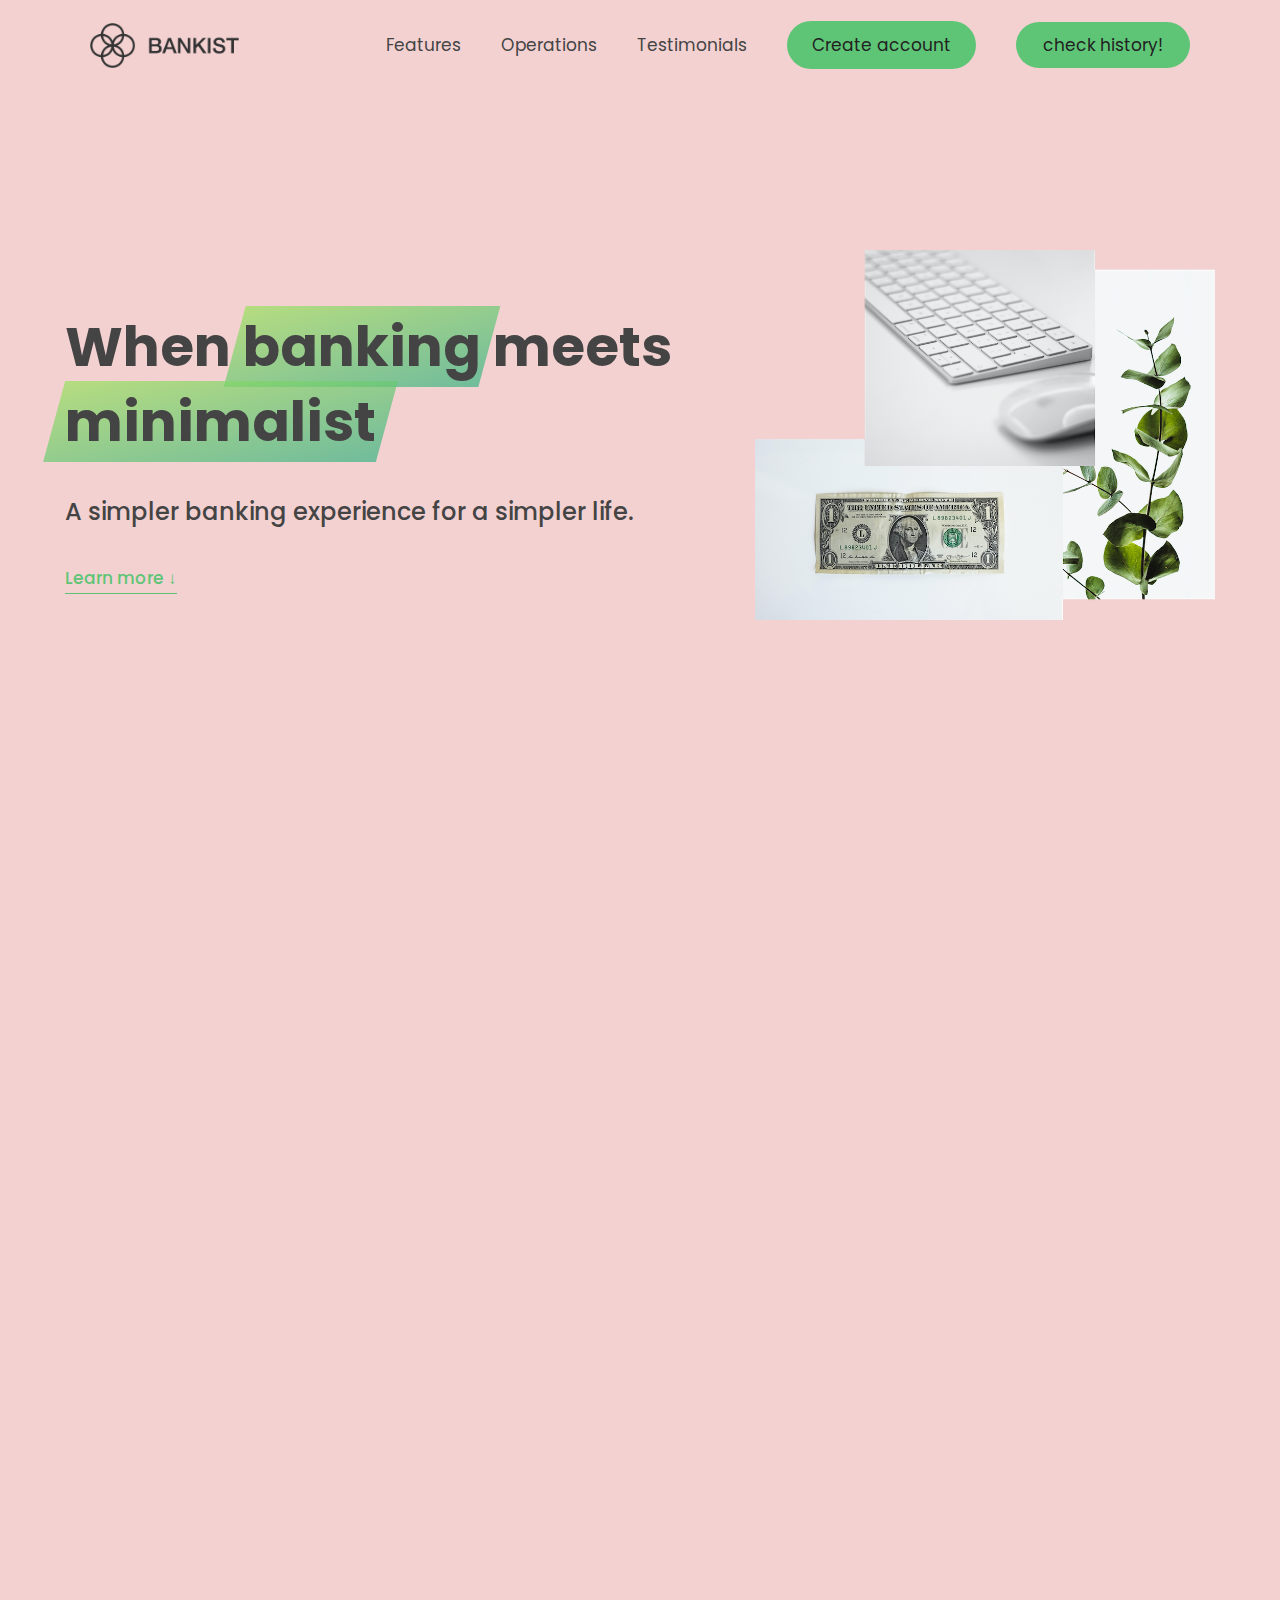
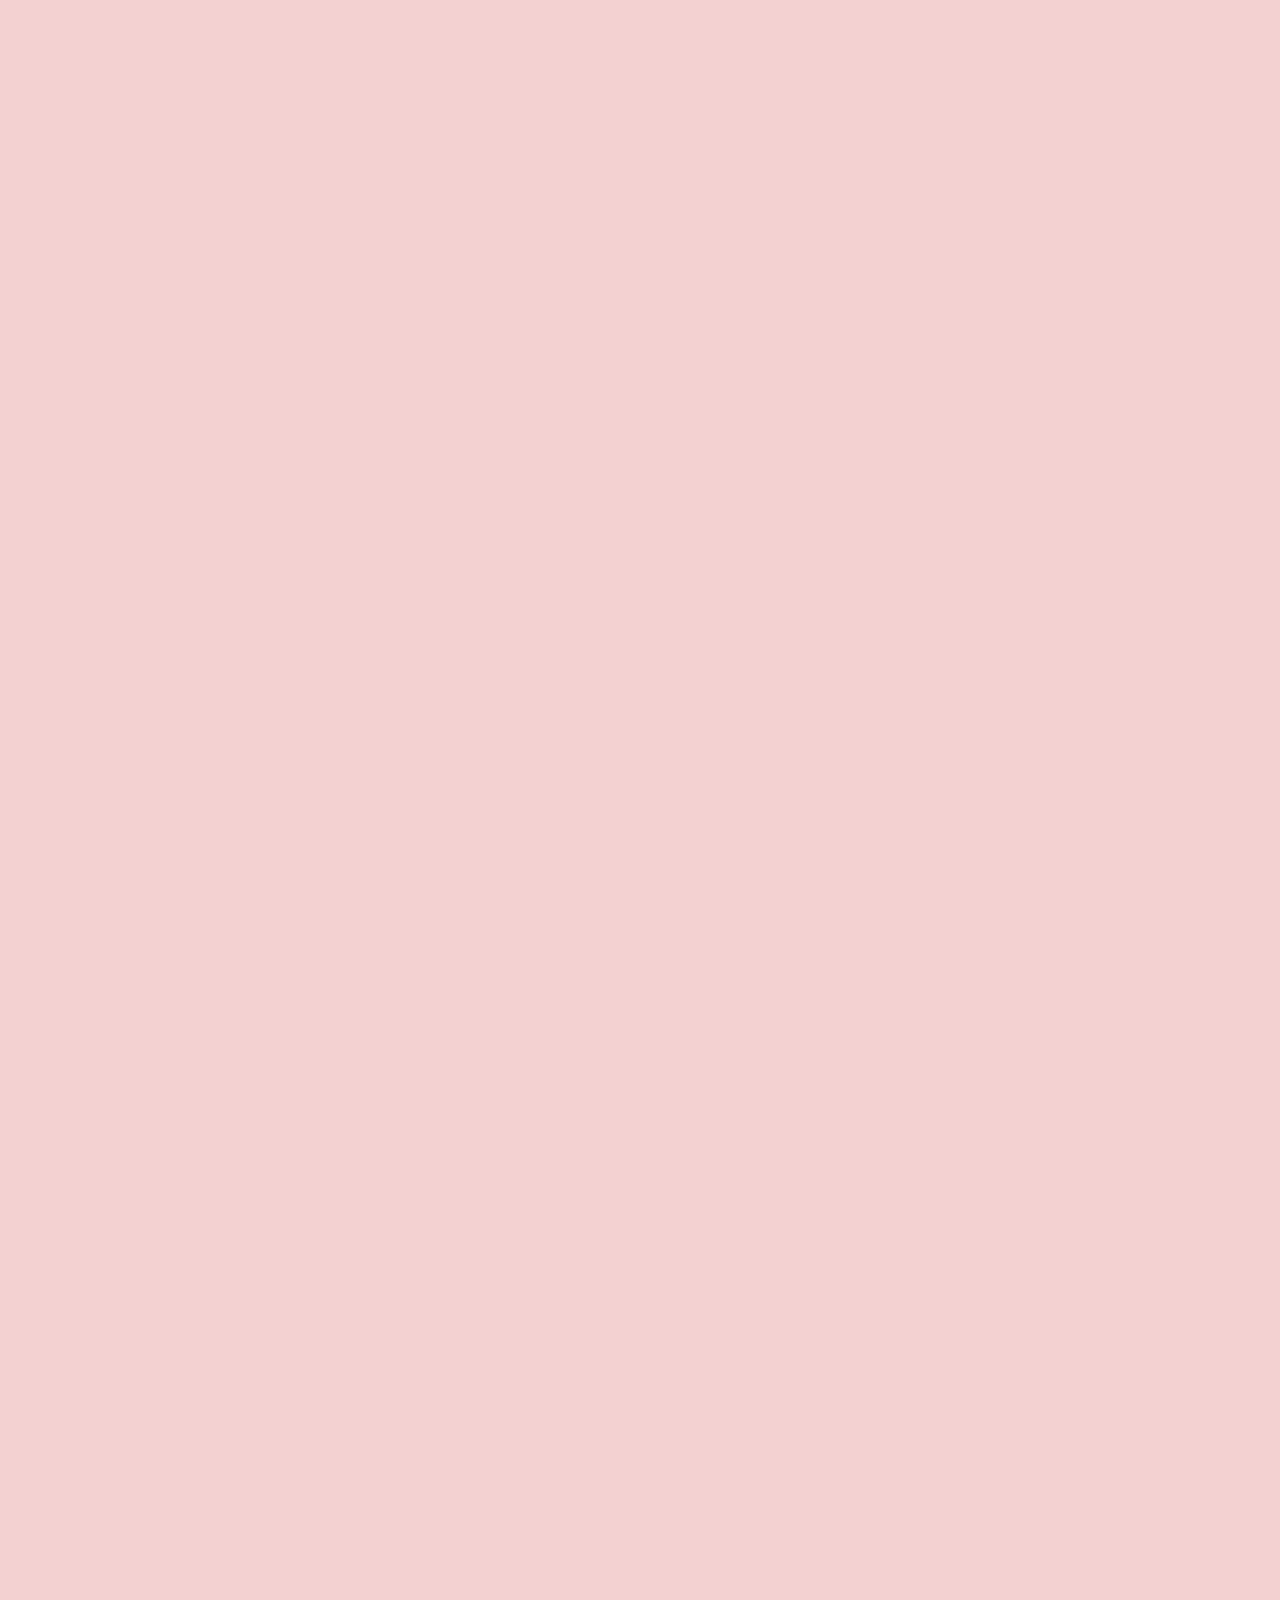
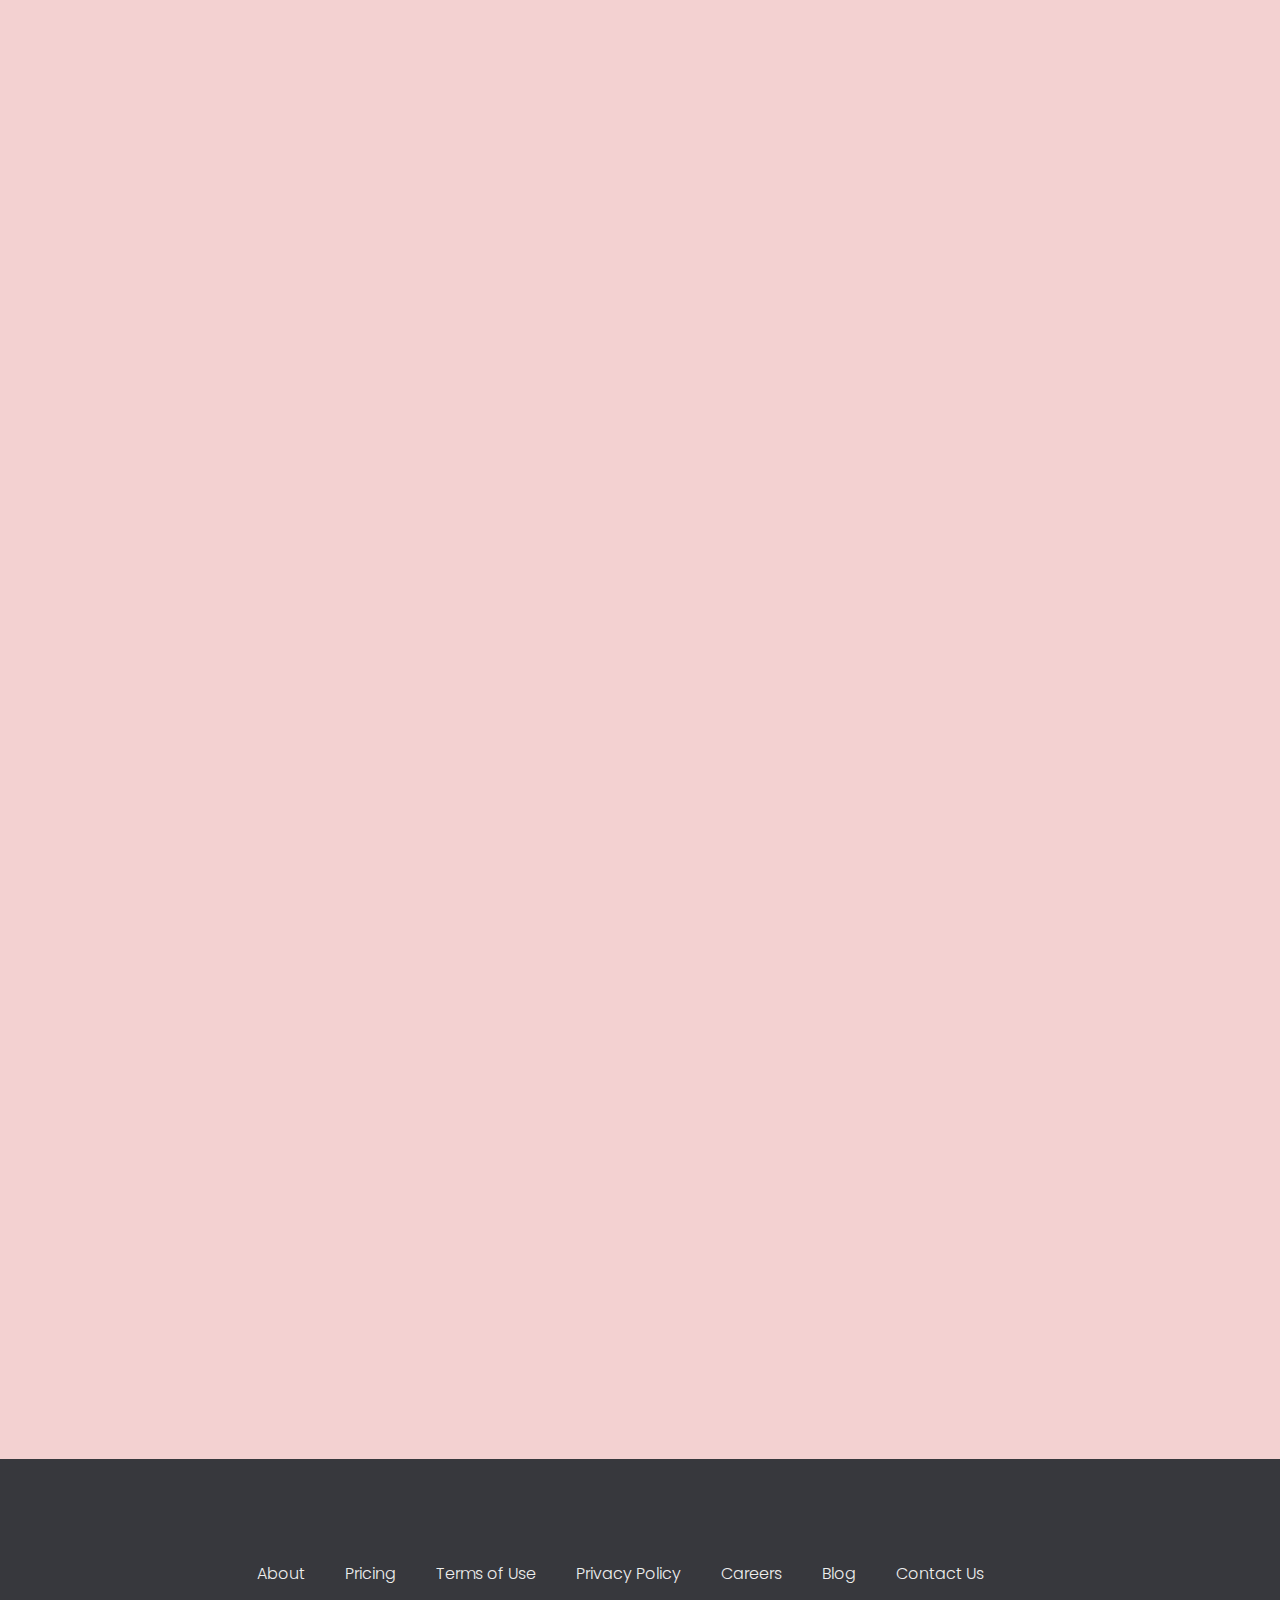
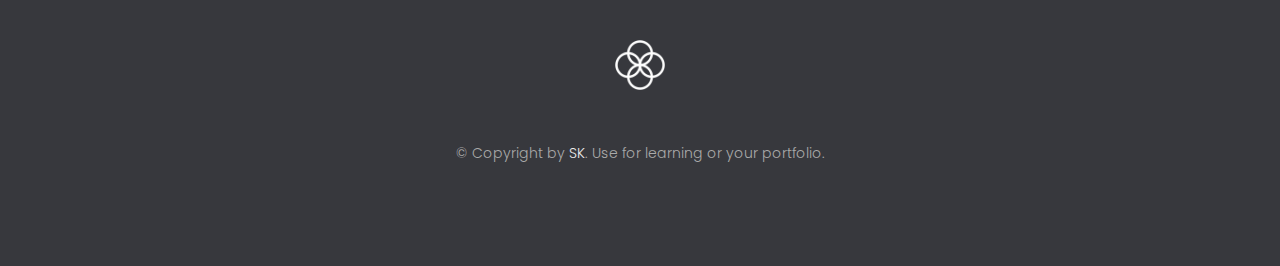
<file: index.html>
<!DOCTYPE html>
<html lang="en">
  <head>
    <meta charset="UTF-8" />
    <meta name="viewport" content="width=device-width, initial-scale=1.0" />
    <meta http-equiv="X-UA-Compatible" content="ie=edge" />
    <link rel="shortcut icon" type="image/png" href="img/icon.png" />

    <link
      href="https://fonts.googleapis.com/css?family=Poppins:300,400,500,600&display=swap"
      rel="stylesheet"
    />
    <link rel="stylesheet" href="bankist.css" />
    <title>Bankist | When Banking meets Minimalist</title>
  </head>
  <body>
    <header class="header">
      <nav class="nav">
        <img
          src="img/logo.png"
          alt="Bankist logo"
          class="nav__logo"
          id="logo"
        />
        <ul class="nav__links">
          <li class="nav__item">
            <a class="nav__link" href="#section--1">Features</a>
          </li>
          <li class="nav__item">
            <a class="nav__link" href="#section--2">Operations</a>
          </li>
          <li class="nav__item">
            <a class="nav__link" href="#section--3">Testimonials</a>
          </li>

          <li class="nav__item">
            <a class="nav__link nav__link--btn btn--show-modal" href="#"
              >Create account</a
            >
          </li>
          <!-- Extra for checking own history-->
          <li class="nav__item">
            <button class="btn__history">check history!</button>
          </li>
        </ul>
      </nav>

      <div class="header__title">
        <h1>
          When
          <!-- Green highlight effect -->
          <span class="highlight">banking</span>
          meets<br />
          <span class="highlight">minimalist</span>
        </h1>
        <h4>A simpler banking experience for a simpler life.</h4>
        <button class="btn--text btn--scroll-to">Learn more &DownArrow;</button>
        <img
          src="img/hero.png"
          class="header__img"
          alt="Minimalist bank items"
        />
      </div>
    </header>

    <section class="section" id="section--1">
      <div class="section__title">
        <h2 class="section__description">Features</h2>
        <h3 class="section__header">
          Everything you need in a modern bank and more.
        </h3>
      </div>

      <div class="features">
        <img
          src="img/digital-lazy.jpg"
          data-src="img/digital.jpg"
          alt="Computer"
          class="features__img lazy-img"
        />
        <div class="features__feature">
          <div class="features__icon">
            <svg>
              <use xlink:href="img/icons.svg#icon-monitor"></use>
            </svg>
          </div>
          <h5 class="features__header">100% digital bank</h5>
          <p>
            Lorem ipsum dolor sit amet consectetur adipisicing elit. Unde alias
            sint quos? Accusantium a fugiat porro reiciendis saepe quibusdam
            debitis ducimus.
          </p>
        </div>

        <div class="features__feature">
          <div class="features__icon">
            <svg>
              <use xlink:href="img/icons.svg#icon-trending-up"></use>
            </svg>
          </div>
          <h5 class="features__header">Watch your money grow</h5>
          <p>
            Nesciunt quos autem dolorum voluptates cum dolores dicta fuga
            inventore ab? Nulla incidunt eius numquam sequi iste pariatur
            quibusdam!
          </p>
        </div>
        <img
          src="img/grow-lazy.jpg"
          data-src="img/grow.jpg"
          alt="Plant"
          class="features__img lazy-img"
        />

        <img
          src="img/card-lazy.jpg"
          data-src="img/card.jpg"
          alt="Credit card"
          class="features__img lazy-img"
        />
        <div class="features__feature">
          <div class="features__icon">
            <svg>
              <use xlink:href="img/icons.svg#icon-credit-card"></use>
            </svg>
          </div>
          <h5 class="features__header">Free debit card included</h5>
          <p>
            Quasi, fugit in cumque cupiditate reprehenderit debitis animi enim
            eveniet consequatur odit quam quos possimus assumenda dicta fuga
            inventore ab.
          </p>
        </div>
      </div>
    </section>

    <section class="section" id="section--2">
      <div class="section__title">
        <h2 class="section__description">Operations</h2>
        <h3 class="section__header">
          Everything as simple as possible, but no simpler.
        </h3>
      </div>

      <div class="operations">
        <div class="operations__tab-container">
          <button
            class="btn operations__tab operations__tab--1 operations__tab--active"
            data-tab="1"
          >
            <span>01</span>Instant Transfers
          </button>
          <button class="btn operations__tab operations__tab--2" data-tab="2">
            <span>02</span>Instant Loans
          </button>
          <button class="btn operations__tab operations__tab--3" data-tab="3">
            <span>03</span>Instant Closing
          </button>
        </div>
        <div
          class="operations__content operations__content--1 operations__content--active"
        >
          <div class="operations__icon operations__icon--1">
            <svg>
              <use xlink:href="img/icons.svg#icon-upload"></use>
            </svg>
          </div>
          <h5 class="operations__header">
            Tranfser money to anyone, instantly! No fees, no BS.
          </h5>
          <p>
            Lorem ipsum dolor sit amet, consectetur adipisicing elit, sed do
            eiusmod tempor incididunt ut labore et dolore magna aliqua. Ut enim
            ad minim veniam, quis nostrud exercitation ullamco laboris nisi ut
            aliquip ex ea commodo consequat.
          </p>
        </div>

        <div class="operations__content operations__content--2">
          <div class="operations__icon operations__icon--2">
            <svg>
              <use xlink:href="img/icons.svg#icon-home"></use>
            </svg>
          </div>
          <h5 class="operations__header">
            Buy a home or make your dreams come true, with instant loans.
          </h5>
          <p>
            Duis aute irure dolor in reprehenderit in voluptate velit esse
            cillum dolore eu fugiat nulla pariatur. Excepteur sint occaecat
            cupidatat non proident, sunt in culpa qui officia deserunt mollit
            anim id est laborum.
          </p>
        </div>
        <div class="operations__content operations__content--3">
          <div class="operations__icon operations__icon--3">
            <svg>
              <use xlink:href="img/icons.svg#icon-user-x"></use>
            </svg>
          </div>
          <h5 class="operations__header">
            No longer need your account? No problem! Close it instantly.
          </h5>
          <p>
            Excepteur sint occaecat cupidatat non proident, sunt in culpa qui
            officia deserunt mollit anim id est laborum. Ut enim ad minim
            veniam, quis nostrud exercitation ullamco laboris nisi ut aliquip ex
            ea commodo consequat.
          </p>
        </div>
      </div>
    </section>

    <section class="section" id="section--3">
      <div class="section__title section__title--testimonials">
        <h2 class="section__description">Not sure yet?</h2>
        <h3 class="section__header">
          Millions of Bankists are already making their lifes simpler.
        </h3>
      </div>

      <div class="slider">
        <div class="slide slide--1">
          <div class="testimonial">
            <h5 class="testimonial__header">Best financial decision ever!</h5>
            <blockquote class="testimonial__text">
              Lorem ipsum dolor sit, amet consectetur adipisicing elit.
              Accusantium quas quisquam non? Quas voluptate nulla minima
              deleniti optio ullam nesciunt, numquam corporis et asperiores
              laboriosam sunt, praesentium suscipit blanditiis. Necessitatibus
              id alias reiciendis, perferendis facere pariatur dolore veniam
              autem esse non voluptatem saepe provident nihil molestiae.
            </blockquote>
            <address class="testimonial__author">
              <img src="img/user-1.jpg" alt="" class="testimonial__photo" />
              <h6 class="testimonial__name">Aarav Lynn</h6>
              <p class="testimonial__location">San Francisco, USA</p>
            </address>
          </div>
        </div>

        <div class="slide slide--2">
          <div class="testimonial">
            <h5 class="testimonial__header">
              The last step to becoming a complete minimalist
            </h5>
            <blockquote class="testimonial__text">
              Quisquam itaque deserunt ullam, quia ea repellendus provident,
              ducimus neque ipsam modi voluptatibus doloremque, corrupti
              laborum. Incidunt numquam perferendis veritatis neque repellendus.
              Lorem, ipsum dolor sit amet consectetur adipisicing elit. Illo
              deserunt exercitationem deleniti.
            </blockquote>
            <address class="testimonial__author">
              <img src="img/user-2.jpg" alt="" class="testimonial__photo" />
              <h6 class="testimonial__name">Miyah Miles</h6>
              <p class="testimonial__location">London, UK</p>
            </address>
          </div>
        </div>

        <div class="slide slide--3">
          <div class="testimonial">
            <h5 class="testimonial__header">
              Finally free from old-school banks
            </h5>
            <blockquote class="testimonial__text">
              Debitis, nihil sit minus suscipit magni aperiam vel tenetur
              incidunt commodi architecto numquam omnis nulla autem,
              necessitatibus blanditiis modi similique quidem. Odio aliquam
              culpa dicta beatae quod maiores ipsa minus consequatur error sunt,
              deleniti saepe aliquid quos inventore sequi. Necessitatibus id
              alias reiciendis, perferendis facere.
            </blockquote>
            <address class="testimonial__author">
              <img src="img/user-3.jpg" alt="" class="testimonial__photo" />
              <h6 class="testimonial__name">Francisco Gomes</h6>
              <p class="testimonial__location">Lisbon, Portugal</p>
            </address>
          </div>
        </div>

        <!-- <div class="slide"><img src="img/img-1.jpg" alt="Photo 1" /></div>
        <div class="slide"><img src="img/img-2.jpg" alt="Photo 2" /></div>
        <div class="slide"><img src="img/img-3.jpg" alt="Photo 3" /></div>
        <div class="slide"><img src="img/img-4.jpg" alt="Photo 4" /></div> -->
        <button class="slider__btn slider__btn--left">&larr;</button>
        <button class="slider__btn slider__btn--right">&rarr;</button>
        <div class="dots"></div>
      </div>
    </section>

    <section class="section section--sign-up">
      <div class="section__title">
        <h3 class="section__header">
          The best day to join Bankist was one year ago. The second best is
          today!
        </h3>
      </div>
      <button class="btn btn--show-modal">Open your free account today!</button>
    </section>

    <footer class="footer">
      <ul class="footer__nav">
        <li class="footer__item">
          <a class="footer__link" href="#">About</a>
        </li>
        <li class="footer__item">
          <a class="footer__link" href="#">Pricing</a>
        </li>
        <li class="footer__item">
          <a class="footer__link" href="#">Terms of Use</a>
        </li>
        <li class="footer__item">
          <a class="footer__link" href="#">Privacy Policy</a>
        </li>
        <li class="footer__item">
          <a class="footer__link" href="#">Careers</a>
        </li>
        <li class="footer__item">
          <a class="footer__link" href="#">Blog</a>
        </li>
        <li class="footer__item">
          <a class="footer__link" href="#">Contact Us</a>
        </li>
      </ul>
      <img src="img/icon.png" alt="Logo" class="footer__logo" />
      <p class="footer__copyright">
        &copy; Copyright by
        <a
          class="footer__link twitter-link"
          target="_blank"
          href="https://github.com/mofakkharul-29"
          >SK</a
        >. Use for learning or your portfolio.
      </p>
    </footer>

    <div class="modal hidden">
      <button class="btn--close-modal">&times;</button>
      <h2 class="modal__header">
        Open your bank account <br />
        in just <span class="highlight">5 minutes</span>
      </h2>
      <form class="modal__form">
        <label>First Name</label>
        <input type="text" />
        <label>Last Name</label>
        <input type="text" />
        <label>Email Address</label>
        <input type="email" />
        <button class="btn">Next step &rarr;</button>
      </form>
    </div>
    <div class="overlay hidden"></div>

    <!-- <script src="script.js"></script>  -->
    <script src="bankist.js"></script>
    <!-- <script src="temp.js"></script>  -->
  </body>
</html>
</file>
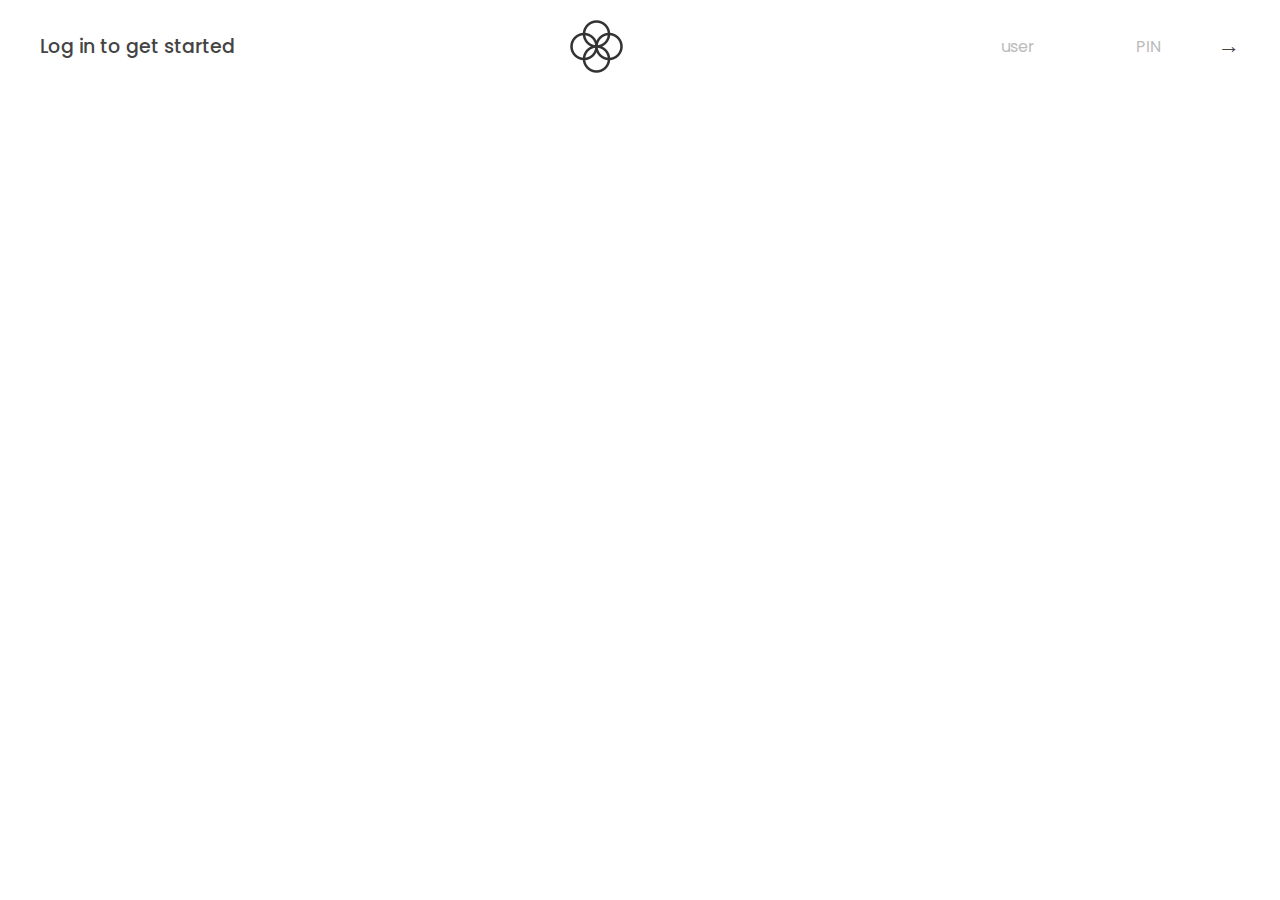
<file: bankist1.html>
<!DOCTYPE html>
<html lang="en">
  <head>
    <meta charset="UTF-8" />
    <meta name="viewport" content="width=device-width, initial-scale=1.0" />
    <meta http-equiv="X-UA-Compatible" content="ie=edge" />
    <link rel="shortcut icon" type="image/png" href="/icon.png" />

    <link
      href="https://fonts.googleapis.com/css?family=Poppins:400,500,600&display=swap"
      rel="stylesheet"
    />

    <link rel="stylesheet" href="bankist1.css" />
    <title>Bankist</title>
  </head>
  <body>
    <!-- TOP NAVIGATION -->
    <nav>
      <p class="welcome">Log in to get started</p>
      <img src="logo.png" alt="Logo" class="logo" />
      <form class="login">
        <input
          type="text"
          placeholder="user"
          class="login__input login__input--user"
        />
        <!-- In practice, use type="password" -->
        <input
          type="password"
          placeholder="PIN"
          maxlength="4"
          class="login__input login__input--pin"
        />
        <button class="login__btn">&rarr;</button>
      </form>
      <!-- extra addition-->
      <button class="logout-btn" style="display: none">Logout</button>
    </nav>

    <main class="app">
      <!-- BALANCE -->
      <div class="balance">
        <div>
          <p class="balance__label">Current balance</p>
          <p class="balance__date">
            As of <span class="date">05/03/2037</span>
          </p>
        </div>
        <p class="balance__value">0000€</p>
      </div>

      <!-- MOVEMENTS -->
      <div class="movements">
        <div class="movements__row">
          <div class="movements__type movements__type--deposit">2 deposit</div>
          <div class="movements__date">3 days ago</div>
          <div class="movements__value">4 000€</div>
        </div>
        <div class="movements__row">
          <div class="movements__type movements__type--withdrawal">
            1 withdrawal
          </div>
          <div class="movements__date">24/01/2037</div>
          <div class="movements__value">-378€</div>
        </div>
      </div>

      <!-- SUMMARY -->
      <div class="summary">
        <p class="summary__label">In</p>
        <p class="summary__value summary__value--in">0000€</p>
        <p class="summary__label">Out</p>
        <p class="summary__value summary__value--out">0000€</p>
        <p class="summary__label">Interest</p>
        <p class="summary__value summary__value--interest">0000€</p>
        <button class="btn--sort">&downarrow; SORT</button>
      </div>

      <!-- OPERATION: TRANSFERS -->
      <div class="operation operation--transfer">
        <h2>Transfer money</h2>
        <form class="form form--transfer">
          <input type="text" class="form__input form__input--to" />
          <input type="number" class="form__input form__input--amount" />
          <button class="form__btn form__btn--transfer">&rarr;</button>
          <label class="form__label">Transfer to</label>
          <label class="form__label">Amount</label>
        </form>
      </div>

      <!-- OPERATION: LOAN -->
      <div class="operation operation--loan">
        <h2>Request loan</h2>
        <form class="form form--loan">
          <input type="number" class="form__input form__input--loan-amount" />
          <button class="form__btn form__btn--loan">&rarr;</button>
          <label class="form__label form__label--loan">Amount</label>
        </form>
      </div>

      <!-- OPERATION: CLOSE -->
      <div class="operation operation--close">
        <h2>Close account</h2>
        <form class="form form--close">
          <input type="text" class="form__input form__input--user" />
          <input
            type="password"
            maxlength="6"
            class="form__input form__input--pin"
          />
          <button class="form__btn form__btn--close">&rarr;</button>
          <label class="form__label">Confirm user</label>
          <label class="form__label">Confirm PIN</label>
        </form>
      </div>

      <!-- LOGOUT TIMER -->
      <p class="logout-timer">
        You will be logged out in <span class="timer">05:00</span>
      </p>
    </main>

    <!-- <footer>
      &copy; by Jonas Schmedtmann. Don't claim as your own :)
    </footer> -->

    <!-- <script src="script.js"></script> -->
    <script src="bankist1.js"></script>
    <!-- <script src="tempCodeRunnerFile.js"></script> -->
  </body>
</html>
</file>
<file: bankist.css>
/* The page is NOT responsive. You can implement responsiveness yourself if you wanna have some fun 😃 */

:root {
  --color-primary: #5ec576;
  --color-secondary: #ffcb03;
  --color-tertiary: #ff585f;
  --color-primary-darker: #4bbb7d;
  --color-secondary-darker: #ffbb00;
  --color-tertiary-darker: #fd424b;
  --color-primary-opacity: #5ec5763a;
  --color-secondary-opacity: #ffcd0331;
  --color-tertiary-opacity: #ff58602d;
  --gradient-primary: linear-gradient(to top left, #39b385, #9be15d);
  --gradient-secondary: linear-gradient(to top left, #ffb003, #ffcb03);
}

* {
  margin: 0;
  padding: 0;
  box-sizing: inherit;
}

html {
  font-size: 62.5%;
  box-sizing: border-box;
}

body {
  font-family: "Poppins", sans-serif;
  font-weight: 300;
  color: #444;
  line-height: 1.9;
  /*background-color: #f3f3f3;*/
  /* my color*/
  background-color: #f3d1d1;
}

/* GENERAL ELEMENTS */
.section {
  padding: 15rem 3rem;
  border-top: 1px solid #ddd;

  transition: transform 1s, opacity 1s;
}

.section--hidden {
  opacity: 0;
  transform: translateY(8rem);
}

.section__title {
  max-width: 80rem;
  margin: 0 auto 8rem auto;
}

.section__description {
  font-size: 1.8rem;
  font-weight: 600;
  text-transform: uppercase;
  color: var(--color-primary);
  margin-bottom: 1rem;
}

.section__header {
  font-size: 4rem;
  line-height: 1.3;
  font-weight: 500;
}

.btn {
  display: inline-block;
  background-color: var(--color-primary);
  font-size: 1.6rem;
  font-family: inherit;
  font-weight: 500;
  border: none;
  padding: 1.25rem 4.5rem;
  border-radius: 10rem;
  cursor: pointer;
  transition: all 0.3s;
}

.btn:hover {
  background-color: var(--color-primary-darker);
}

.btn--text {
  display: inline-block;
  background: none;
  font-size: 1.7rem;
  font-family: inherit;
  font-weight: 500;
  color: var(--color-primary);
  border: none;
  border-bottom: 1px solid currentColor;
  padding-bottom: 2px;
  cursor: pointer;
  transition: all 0.3s;
}

p {
  color: #666;
}

/* This is BAD for accessibility! Don't do in the real world! */
button:focus {
  outline: none;
}

img {
  transition: filter 0.5s;
}

.lazy-img {
  filter: blur(20px);
}

/* NAVIGATION */
.nav {
  display: flex;
  justify-content: space-between;
  align-items: center;
  height: 9rem;
  width: 100%;
  padding: 0 6rem;
  z-index: 100;
}

/* nav and stickly class at the same time */
.nav.sticky {
  position: fixed;
  background-color: var(--color-primary);
}

.nav__logo {
  height: 4.5rem;
  transition: all 0.3s;
}

.nav__links {
  display: flex;
  align-items: center;
  list-style: none;
}

.nav__item {
  margin-left: 4rem;
}

.nav__link:link,
.nav__link:visited {
  font-size: 1.7rem;
  font-weight: 400;
  color: inherit;
  text-decoration: none;
  display: block;
  transition: all 0.3s;
}

.nav__link--btn:link,
.nav__link--btn:visited {
  padding: 0.8rem 2.5rem;
  border-radius: 3rem;
  background-color: var(--color-primary);
  color: #222;
}

.nav__link--btn:hover,
.nav__link--btn:active {
  color: inherit;
  background-color: var(--color-primary-darker);
  color: #333;
}

.btn__history {
  padding: 0.8rem 2.5rem;
  border-radius: 3rem;
  background-color: var(--color-primary);
  color: #222;
  font-size: 1.7rem;
  font-family: inherit;
  border-color: transparent;
  cursor: pointer;
}

.btn__history:hover {
  background-color: var(--color-secondary-darker);
}

/* HEADER */
.header {
  padding: 0 3rem;
  height: 100vh;
  display: flex;
  flex-direction: column;
  align-items: center;
}

.header__title {
  flex: 1;

  max-width: 115rem;
  display: grid;
  grid-template-columns: 3fr 2fr;
  row-gap: 3rem;
  align-content: center;
  justify-content: center;

  align-items: start;
  justify-items: start;
}

h1 {
  font-size: 5.5rem;
  line-height: 1.35;
}

h4 {
  font-size: 2.4rem;
  font-weight: 500;
}

.header__img {
  width: 100%;
  grid-column: 2 / 3;
  grid-row: 1 / span 4;
  transform: translateY(-6rem);
}

.highlight {
  position: relative;
}

.highlight::after {
  display: block;
  content: "";
  position: absolute;
  bottom: 0;
  left: 0;
  height: 100%;
  width: 100%;
  z-index: -1;
  opacity: 0.7;
  transform: scale(1.07, 1.05) skewX(-15deg);
  background-image: var(--gradient-primary);
}

/* FEATURES */
.features {
  display: grid;
  grid-template-columns: 1fr 1fr;
  gap: 4rem;
  margin: 0 12rem;
}

.features__img {
  width: 100%;
}

.features__feature {
  align-self: center;
  justify-self: center;
  width: 70%;
  font-size: 1.5rem;
}

.features__icon {
  display: flex;
  align-items: center;
  justify-content: center;
  background-color: var(--color-primary-opacity);
  height: 5.5rem;
  width: 5.5rem;
  border-radius: 50%;
  margin-bottom: 2rem;
}

.features__icon svg {
  height: 2.5rem;
  width: 2.5rem;
  fill: var(--color-primary);
}

.features__header {
  font-size: 2rem;
  margin-bottom: 1rem;
}

/* OPERATIONS */
.operations {
  max-width: 100rem;
  margin: 12rem auto 0 auto;

  background-color: #fff;
}

.operations__tab-container {
  display: flex;
  justify-content: center;
}

.operations__tab {
  margin-right: 2.5rem;
  transform: translateY(-50%);
}

.operations__tab span {
  margin-right: 1rem;
  font-weight: 600;
  display: inline-block;
}

.operations__tab--1 {
  background-color: var(--color-secondary);
}

.operations__tab--1:hover {
  background-color: var(--color-secondary-darker);
}

.operations__tab--3 {
  background-color: var(--color-tertiary);
  margin: 0;
}

.operations__tab--3:hover {
  background-color: var(--color-tertiary-darker);
}

.operations__tab--active {
  transform: translateY(-66%);
}

.operations__content {
  display: none;

  /* JUST PRESENTATIONAL */
  font-size: 1.7rem;
  padding: 2.5rem 7rem 6.5rem 7rem;
  /*if my color add then add below*/
  background-color: #444;
  /*color: white;*/
}
/*if my color add then add below*/
.operations__content p {
  color: white;
}

.operations__content--active {
  display: grid;
  grid-template-columns: 7rem 1fr;
  column-gap: 3rem;
  row-gap: 0.5rem;
}

.operations__header {
  font-size: 2.25rem;
  font-weight: 500;
  align-self: center;
  color: rgb(228, 109, 109);
}

.operations__icon {
  display: flex;
  align-items: center;
  justify-content: center;
  height: 7rem;
  width: 7rem;
  border-radius: 50%;
}

.operations__icon svg {
  height: 2.75rem;
  width: 2.75rem;
}

.operations__content p {
  grid-column: 2;
}

.operations__icon--1 {
  background-color: var(--color-secondary-opacity);
}
.operations__icon--2 {
  background-color: var(--color-primary-opacity);
}
.operations__icon--3 {
  background-color: var(--color-tertiary-opacity);
}
.operations__icon--1 svg {
  fill: var(--color-secondary-darker);
}
.operations__icon--2 svg {
  fill: var(--color-primary);
}
.operations__icon--3 svg {
  fill: var(--color-tertiary);
}

/* SLIDER */
.slider {
  max-width: 100rem;
  height: 50rem;
  margin: 0 auto;
  position: relative;

  /* IN THE END */
  overflow: hidden;
}

.slide {
  position: absolute;
  top: 0;
  width: 100%;
  height: 50rem;

  display: flex;
  align-items: center;
  justify-content: center;

  /* THIS creates the animation! */
  transition: transform 1s;
}

.slide > img {
  /* Only for images that have different size than slide */
  width: 100%;
  height: 100%;
  object-fit: cover;
}

.slider__btn {
  position: absolute;
  top: 50%;
  z-index: 10;

  border: none;
  background: rgba(255, 255, 255, 0.7);
  font-family: inherit;
  color: #333;
  border-radius: 50%;
  height: 5.5rem;
  width: 5.5rem;
  font-size: 3.25rem;
  cursor: pointer;
}

.slider__btn--left {
  left: 6%;
  transform: translate(-50%, -50%);
}

.slider__btn--right {
  right: 6%;
  transform: translate(50%, -50%);
}

.dots {
  position: absolute;
  bottom: 5%;
  left: 50%;
  transform: translateX(-50%);
  display: flex;
}

.dots__dot {
  border: none;
  background-color: #b9b9b9;
  opacity: 0.7;
  height: 1rem;
  width: 1rem;
  border-radius: 50%;
  margin-right: 1.75rem;
  cursor: pointer;
  transition: all 0.5s;

  /* Only necessary when overlying images */
  /* box-shadow: 0 0.6rem 1.5rem rgba(0, 0, 0, 0.7); */
}

.dots__dot:last-child {
  margin: 0;
}

.dots__dot--active {
  /*background-color: red;*/
  background-color: rgb(104, 175, 104);
  opacity: 1;
}

/* TESTIMONIALS */
.testimonial {
  width: 65%;
  position: relative;
}

.testimonial::before {
  content: "\201C";
  position: absolute;
  top: -5.7rem;
  left: -6.8rem;
  line-height: 1;
  font-size: 20rem;
  font-family: inherit;
  color: var(--color-primary);
  z-index: -1;
}

.testimonial__header {
  font-size: 2.25rem;
  font-weight: 500;
  margin-bottom: 1.5rem;
}

.testimonial__text {
  font-size: 1.7rem;
  margin-bottom: 3.5rem;
  color: #666;
}

.testimonial__author {
  margin-left: 3rem;
  font-style: normal;

  display: grid;
  grid-template-columns: 6.5rem 1fr;
  column-gap: 2rem;
}

.testimonial__photo {
  grid-row: 1 / span 2;
  width: 6.5rem;
  border-radius: 50%;
}

.testimonial__name {
  font-size: 1.7rem;
  font-weight: 500;
  align-self: end;
  margin: 0;
}

.testimonial__location {
  font-size: 1.5rem;
}

.section__title--testimonials {
  margin-bottom: 4rem;
}

/* SIGNUP */
.section--sign-up {
  background-color: #37383d;
  border-top: none;
  border-bottom: 1px solid #444;
  text-align: center;
  padding: 10rem 3rem;
}

.section--sign-up .section__header {
  color: #fff;
  text-align: center;
}

.section--sign-up .section__title {
  margin-bottom: 6rem;
}

.section--sign-up .btn {
  font-size: 1.9rem;
  padding: 2rem 5rem;
}

/* FOOTER */
.footer {
  padding: 10rem 3rem;
  background-color: #37383d;
}

.footer__nav {
  list-style: none;
  display: flex;
  justify-content: center;
  margin-bottom: 5rem;
}

.footer__item {
  margin-right: 4rem;
}

.footer__link {
  font-size: 1.6rem;
  color: #eee;
  text-decoration: none;
}

.footer__logo {
  height: 5rem;
  display: block;
  margin: 0 auto;
  margin-bottom: 5rem;
}

.footer__copyright {
  font-size: 1.4rem;
  color: #aaa;
  text-align: center;
}

.footer__copyright .footer__link {
  font-size: 1.4rem;
}

/* MODAL WINDOW */
.modal {
  position: fixed;
  top: 50%;
  left: 50%;
  transform: translate(-50%, -50%);
  max-width: 60rem;
  background-color: #f3f3f3;
  padding: 5rem 6rem;
  box-shadow: 0 4rem 6rem rgba(0, 0, 0, 0.3);
  z-index: 1000;
  transition: all 0.5s;
}

.overlay {
  position: fixed;
  top: 0;
  left: 0;
  width: 100%;
  height: 100%;
  background-color: rgba(0, 0, 0, 0.5);
  backdrop-filter: blur(4px);
  z-index: 100;
  transition: all 0.5s;
}

.modal__header {
  font-size: 3.25rem;
  margin-bottom: 4.5rem;
  line-height: 1.5;
}

.modal__form {
  margin: 0 3rem;
  display: grid;
  grid-template-columns: 1fr 2fr;
  align-items: center;
  gap: 2.5rem;
}

.modal__form label {
  font-size: 1.7rem;
  font-weight: 500;
}

.modal__form input {
  font-size: 1.7rem;
  padding: 1rem 1.5rem;
  border: 1px solid #ddd;
  border-radius: 0.5rem;
}

.modal__form button {
  grid-column: 1 / span 2;
  justify-self: center;
  margin-top: 1rem;
}

.btn--close-modal {
  font-family: inherit;
  color: inherit;
  position: absolute;
  top: 0.5rem;
  right: 2rem;
  font-size: 4rem;
  cursor: pointer;
  border: none;
  background: none;
}

.hidden {
  visibility: hidden;
  opacity: 0;
}

/* COOKIE MESSAGE */
.cookie-message {
  display: flex;
  align-items: center;
  justify-content: space-evenly;
  width: 100%;
  background-color: white;
  color: #bbb;
  font-size: 1.5rem;
  font-weight: 400;
}
</file>
<file: bankist1.css>
/*
 * Use this CSS to learn some intersting techniques,
 * in case you're wondering how I built the UI.
 * Have fun! 😁
 */

* {
  margin: 0;
  padding: 0;
  box-sizing: inherit;
}

html {
  font-size: 62.5%;
  box-sizing: border-box;
}

body {
  font-family: "Poppins", sans-serif;
  color: #444;
  background-color: fefefe;
  height: 100vh;
  padding: 2rem;
}

nav {
  display: flex;
  justify-content: space-between;
  align-items: center;
  padding: 0 2rem;
}

.welcome {
  font-size: 1.9rem;
  font-weight: 500;
}
/*below for zoom effect after login*/
@keyframes zoomInOut {
  0% {
    transform: scale(1);
  }
  50% {
    transform: scale(1.2);
    color: maroon;
  }
  100% {
    transform: scale(1);
  }
}

.zoom-in-out {
  animation: zoomInOut 1s;
}
/*abovefor zoom effect after login*/

.logo {
  height: 5.25rem;
}

.login {
  display: flex;
}

.login__input {
  border: none;
  padding: 0.5rem 2rem;
  font-size: 1.6rem;
  font-family: inherit;
  text-align: center;
  width: 12rem;
  border-radius: 10rem;
  margin-right: 1rem;
  color: inherit;
  border: 1px solid #fff;
  transition: all 0.3s;
}

.login__input:focus {
  outline: none;
  border: 1px solid #ccc;
}

.login__input::placeholder {
  color: #bbb;
}

.login__btn {
  border: none;
  background: none;
  font-size: 2.2rem;
  color: inherit;
  cursor: pointer;
  transition: all 0.3s;
}

.login__btn:hover,
.login__btn:focus,
.btn--sort:hover,
.btn--sort:focus {
  outline: none;
  color: #777;
}

/* MAIN */
.app {
  position: relative;
  max-width: 100rem;
  margin: 4rem auto;
  display: grid;
  grid-template-columns: 4fr 3fr;
  grid-template-rows: auto repeat(3, 15rem) auto;
  gap: 2rem;

  /* NOTE This creates the fade in/out anumation */
  opacity: 0;
  transition: all 1s;
}

.balance {
  grid-column: 1 / span 2;
  display: flex;
  align-items: flex-end;
  justify-content: space-between;
  margin-bottom: 2rem;
}

.balance__label {
  font-size: 2.2rem;
  font-weight: 500;
  margin-bottom: -0.2rem;
}

.balance__date {
  font-size: 1.4rem;
  color: #888;
}

.balance__value {
  font-size: 4.5rem;
  font-weight: 400;
}

/* MOVEMENTS */
.movements {
  grid-row: 2 / span 3;
  background-color: #fff;
  border-radius: 1rem;
  overflow: scroll;
}

.movements__row {
  padding: 2.25rem 4rem;
  display: flex;
  align-items: center;
  border-bottom: 1px solid #eee;
}

.movements__type {
  font-size: 1.1rem;
  text-transform: uppercase;
  font-weight: 500;
  color: #fff;
  padding: 0.1rem 1rem;
  border-radius: 10rem;
  margin-right: 2rem;
}

.movements__date {
  font-size: 1.1rem;
  text-transform: uppercase;
  font-weight: 500;
  color: #666;
}

.movements__type--deposit {
  background-image: linear-gradient(to top left, #39b385, #9be15d);
}

.movements__type--withdrawal {
  background-image: linear-gradient(to top left, #e52a5a, #ff585f);
}

.movements__value {
  font-size: 1.7rem;
  margin-left: auto;
}

/* SUMMARY */
.summary {
  grid-row: 5 / 6;
  display: flex;
  align-items: baseline;
  padding: 0 0.3rem;
  margin-top: 1rem;
}

.summary__label {
  font-size: 1.2rem;
  font-weight: 500;
  text-transform: uppercase;
  margin-right: 0.8rem;
}

.summary__value {
  font-size: 2.2rem;
  margin-right: 2.5rem;
}

.summary__value--in,
.summary__value--interest {
  color: #66c873;
}

.summary__value--out {
  color: #f5465d;
}

.btn--sort {
  margin-left: auto;
  border: none;
  background: none;
  font-size: 1.3rem;
  font-weight: 500;
  cursor: pointer;
}

/* OPERATIONS */
.operation {
  border-radius: 1rem;
  padding: 3rem 4rem;
  color: #333;
}

.operation--transfer {
  background-image: linear-gradient(to top left, #ffb003, #ffcb03);
}

.operation--loan {
  background-image: linear-gradient(to top left, #39b385, #9be15d);
}

.operation--close {
  background-image: linear-gradient(to top left, #e52a5a, #ff585f);
}

h2 {
  margin-bottom: 1.5rem;
  font-size: 1.7rem;
  font-weight: 600;
  color: #333;
}

.form {
  display: grid;
  grid-template-columns: 2.5fr 2.5fr 1fr;
  grid-template-rows: auto auto;
  gap: 0.4rem 1rem;
}

/* Exceptions for interst */
.form.form--loan {
  grid-template-columns: 2.5fr 1fr 2.5fr;
}
.form__label--loan {
  grid-row: 2;
}
/* End exceptions */

.form__input {
  width: 100%;
  border: none;
  background-color: rgba(255, 255, 255, 0.4);
  font-family: inherit;
  font-size: 1.5rem;
  text-align: center;
  color: #333;
  padding: 0.3rem 1rem;
  border-radius: 0.7rem;
  transition: all 0.3s;
}

.form__input:focus {
  outline: none;
  background-color: rgba(255, 255, 255, 0.6);
}

.form__label {
  font-size: 1.3rem;
  text-align: center;
}

.form__btn {
  border: none;
  border-radius: 0.7rem;
  font-size: 1.8rem;
  background-color: #fff;
  cursor: pointer;
  transition: all 0.3s;
}

.form__btn:focus {
  outline: none;
  background-color: rgba(255, 255, 255, 0.8);
}

.logout-timer {
  padding: 0 0.3rem;
  margin-top: 1.9rem;
  text-align: right;
  font-size: 1.25rem;
}

.timer {
  font-weight: 600;
}

.logout-btn {
  background-color: green;
  color: #fff;
  font-size: 1.5rem;
  padding: 0.5rem 1rem;
  border: none;
  border-radius: 0.5rem;
  cursor: pointer;
  transition: background-color 0.3s;
}

.logout-btn:hover {
  background-color: #ff585f;
}
</file>
